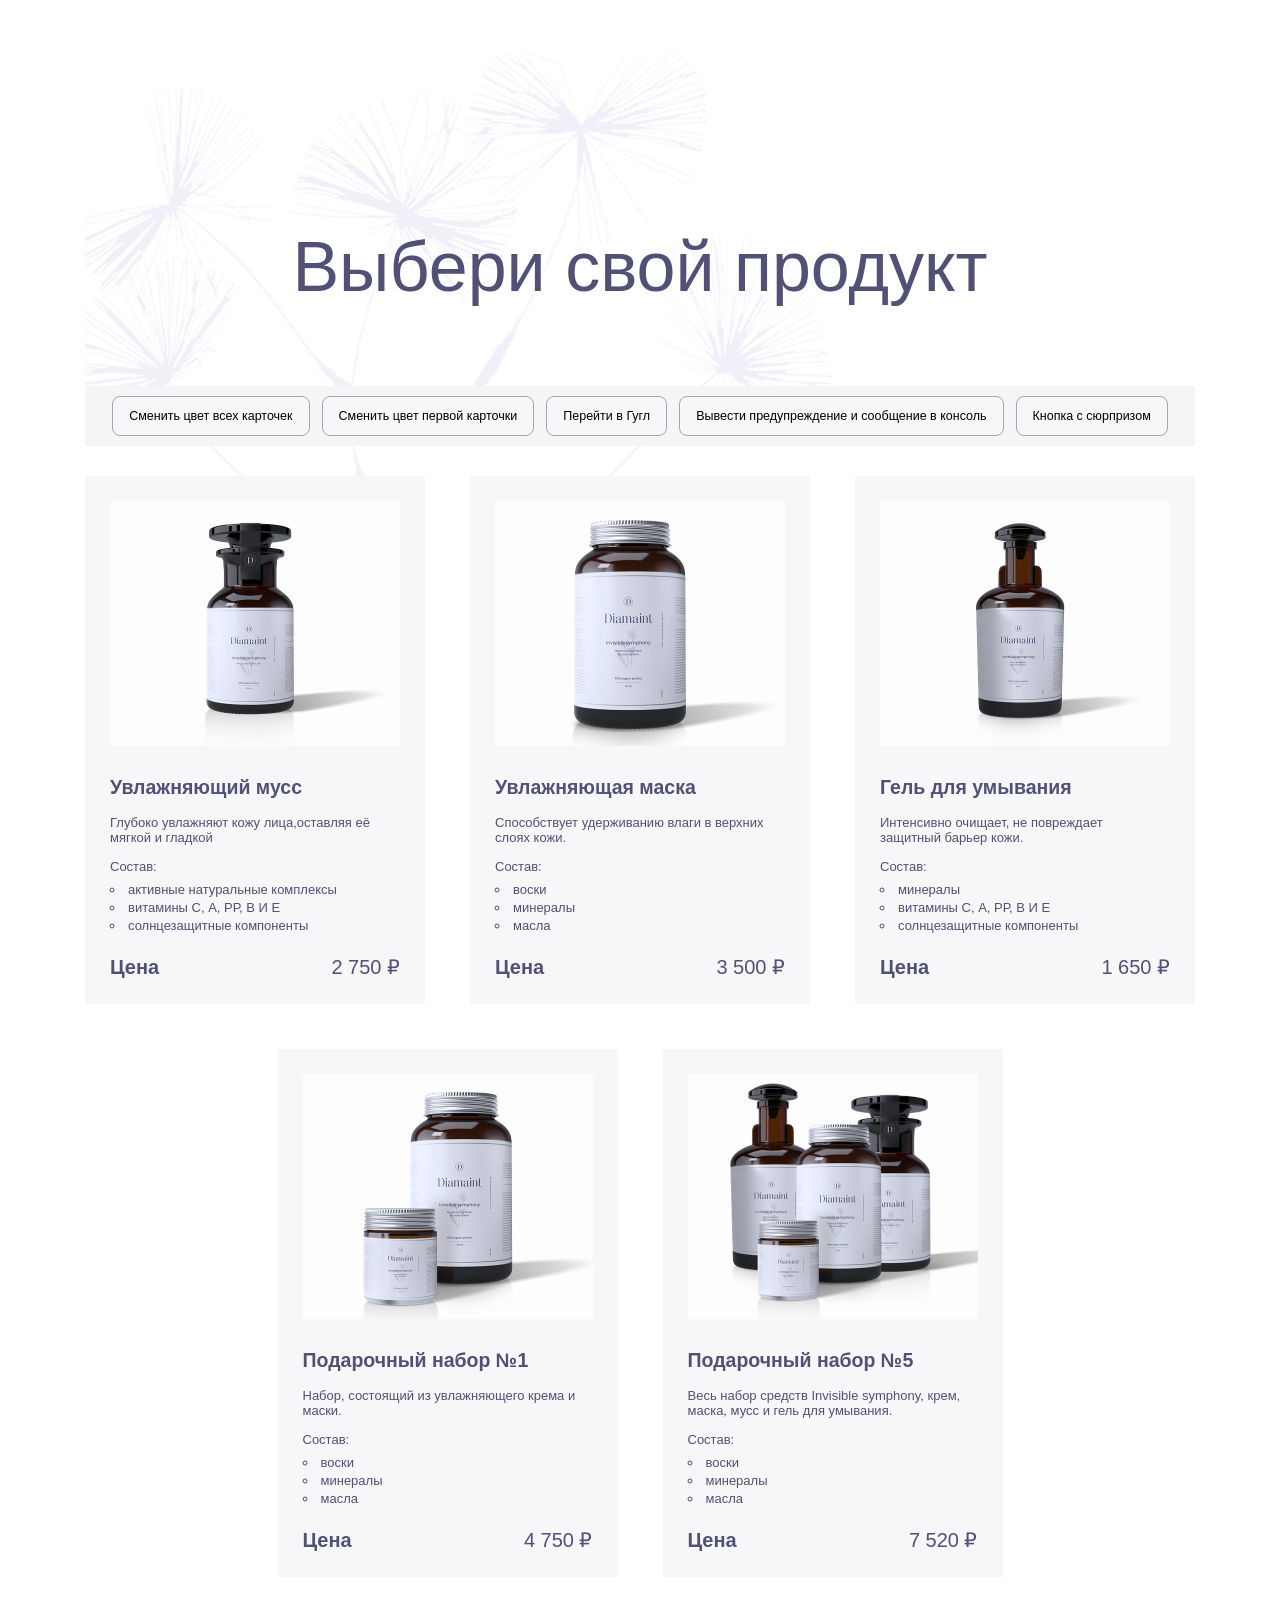
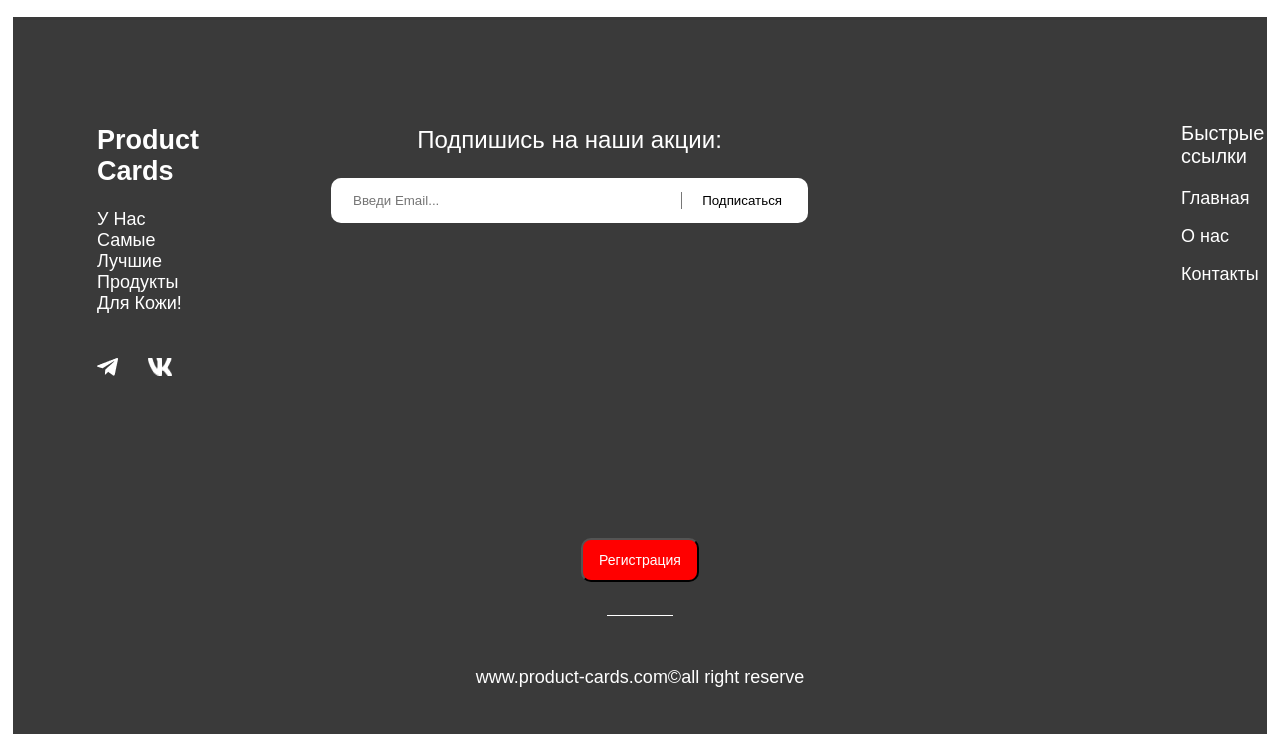
<file: index.html>
<!doctype html>
<html lang="en">
    <head>
        <meta charset="UTF-8" />
        <meta name="viewport" content="width=device-width, initial-scale=1.0" />
        <title>Product</title>
        <link rel="stylesheet" href="style.css" />
        <script type="module" src="main.js"></script>
    </head>
    <body>
        <main class="main">
            <div class="container catalog__container">
                <h1 class="title catalog__title">Выбери свой продукт</h1>
                <div class="catalog__buttons">
                    <button id="change-color-all-card">
                        Сменить цвет всех карточек
                    </button>
                    <button id="changeFirstCard">
                        Сменить цвет первой карточки
                    </button>
                    <button id="goto-google">Перейти в Гугл</button>
                    <button id="output-console-log">
                        Вывести предупреждение и сообщение в консоль
                    </button>
                    <button id="buttonChanger">Кнопка с сюрпризом</button>
                </div>
                <ul class="products clear-list"></ul>
                <template id="card-template">
                    <li class="product__item card">
                        <img src="" alt="" class="card__image" />
                        <span class="card__category"></span>
                        <h2 class="card__name"></h2>
                        <p class="card__description"></p>
                        <div class="card__compound compound">
                            <span class="compound__name">Состав:</span>
                            <ul class="compound__list">
                                <li class="li-1"></li>
                                <li class="li-2"></li>
                                <li class="li-3"></li>
                            </ul>
                        </div>
                        <div class="card__price">
                            <b>Цена</b>
                            <span class="card__price-value"></span>
                        </div>
                    </li>
                </template>
            </div>
        </main>
        <footer class="footer__container">
            <div class="footer__columns">
                <div class="footer__column-first">
                    <div class="footer__product-introduction">
                        <h2>Product Cards</h2>
                        <p>У Нас Самые Лучшие Продукты Для Кожи!</p>
                    </div>
                    <div class="product__icon">
                        <img src="/images/telegramIcon.png" alt="Telegram" />
                        <img src="/images/vkontakteIcon.png" alt="VK" />
                    </div>
                </div>
                <div class="footer__column-second">
                    <p class="footer__text">Подпишись на наши акции:</p>
                    <form class="footer__form" id="footer__submit-form">
                        <input
                            type="email"
                            name="email"
                            class="footer__input"
                            placeholder="Введи Email..."
                            required
                        />
                        <button type="submit" class="footer__submit">
                            Подписаться
                        </button>
                    </form>
                </div>
                <div class="footer__column-third">
                    <p class="footer__link-help">Быстрые ссылки</p>
                    <nav>
                        <ul class="footer__menu">
                            <li><a href="#">Главная</a></li>
                            <li><a href="#">О нас</a></li>
                            <li><a href="#">Контакты</a></li>
                        </ul>
                    </nav>
                </div>
            </div>
            <div class="footer__column-last">
                <button
                    type="button"
                    class="footer__registration"
                    id="footer__button-open">
                    Регистрация
                </button>
                <div class="overlay" id="modalWindow">
                    <div class="modal">
                        <form
                            class="registration__form"
                            id="registration__submit-form"
                        >
                            <label>
                                <input
                                    type="text"
                                    name="name"
                                    class="registration__name"
                                    pattern="^[a-zA-Zа-яА-ЯЁё]+$"
                                    placeholder="пример: Медер"
                                    data-error-message="Разрешены символы латиницы,
                                    кириллицы."
                                    aria-describedby="name-error"
                                    required
                                />
                            </label>
                            <label>
                                <input
                                    type="text"
                                    name="surname"
                                    class="registration__surname"
                                    pattern="^[a-zA-Zа-яА-ЯЁё]+$"
                                    placeholder="пример: Исаков"
                                    data-error-message="Разрешены символы латиницы,
                                    кириллицы."
                                    aria-describedby="surname-error"
                                    required
                                />
                            </label>
                            <label class="footer__label-dateOfBirth">
                                Введите дату рождения
                                <input
                                    type="date"
                                    id="dateOfBirth"
                                    name="dateOfBirth"
                                    class="registration__dateOfBirth"
                                    min="1900-01-01"
                                    max="2026-12-31"
                                    required
                                />
                            </label>
                            <label>
                                <input
                                    type="text"
                                    name="login"
                                    class="registration__login"
                                    pattern="^[a-zA-Z0-9_\-]+$"
                                    placeholder="пример: Isakov"
                                    data-error-message="Разрешены символы латиницы,
                                    цифры,тире и нижнее подчеркивание"
                                    minlength="1"
                                    maxlength="10"
                                    aria-describedby="login-error"
                                    required
                                />
                            </label>
                            <input
                                type="password"
                                name="password"
                                class="registration__password"
                                placeholder="Введите ваш пароль"
                                pattern="^\S{8,20}$"
                                data-error-message="Минимум 8 символов,пробелы запрещены!"
                                required
                            />
                            <input
                                type="password"
                                name="passwordConfirm"
                                class="registration__password-confirm"
                                placeholder="Подтвердите ваш пароль"
                                required
                            />
                            <button type="submit">Зарегистрироваться</button>
                        </form>
                        <button
                            type="button"
                            class="registration__button-close"
                            id="footer__button-close"
                        >
                            <span aria-hidden="true">&times;</span>
                        </button>
                    </div>
                </div>
                <img src="/images/lineIcon.png" alt="line_Icon" />
                <p>www.product-cards.com©all right reserve</p>
            </div>
        </footer>
    </body>
</html>
</file>
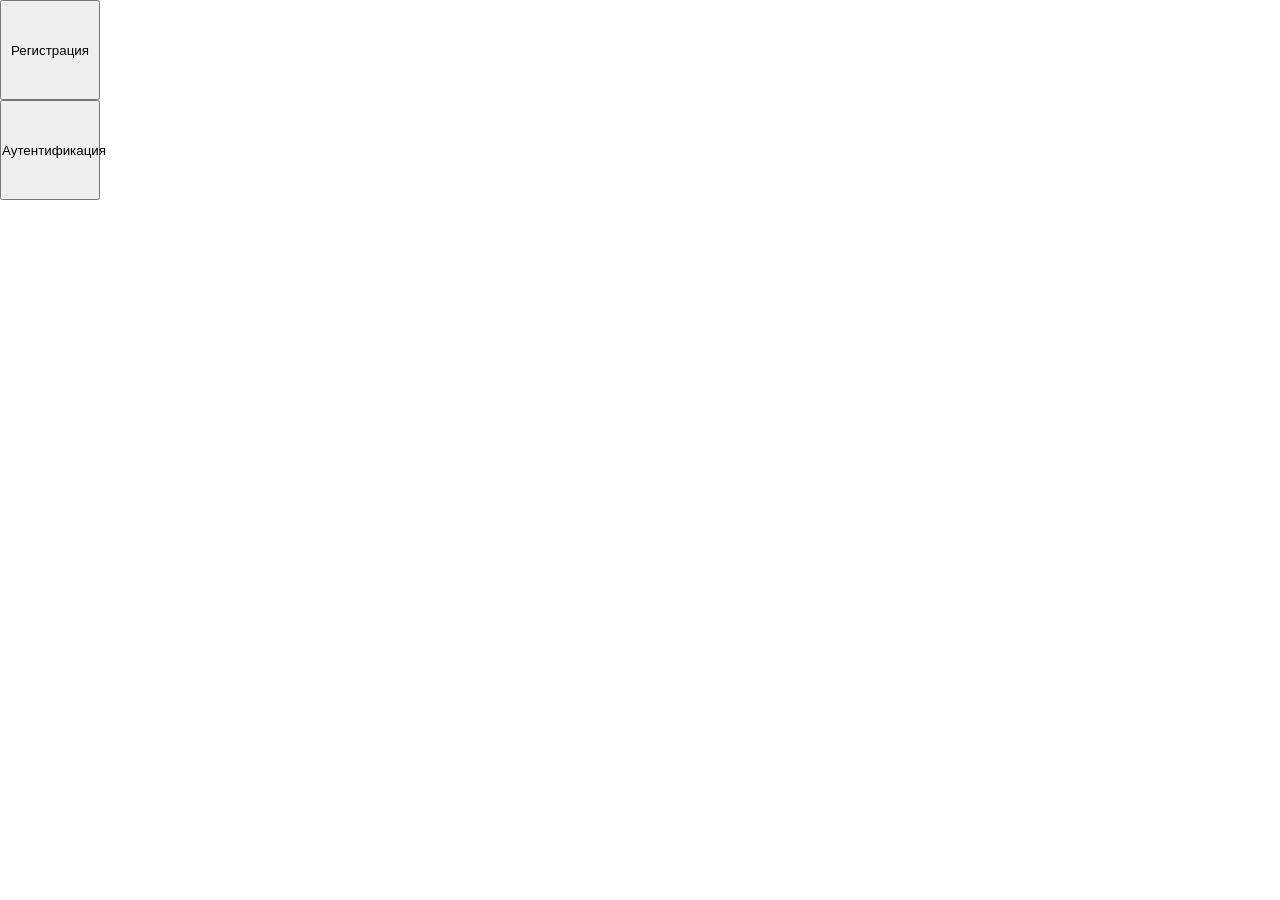
<file: homework-14/index.html>
<!doctype html>
<html lang="en">
    <head>
        <meta charset="UTF-8" />
        <meta name="viewport" content="width=device-width, initial-scale=1.0" />
        <title>Document</title>
        <link rel="stylesheet" href="style.css" />
    </head>
    <body>
        <div class="overlay" id="overlay"></div>

        <button class="button" id="registration-button">Регистрация</button>
        <button class="button" id="auth-button">Аутентификация</button>

        <div id="registration-modal" class="modal">
            <button id="modal-close-button" class="modal-close-button">
                X
            </button>
            <h1>Регистрация</h1>
            <span>Пароль</span>
            <span>Повторите пароль</span>
            <span>Логин</span>
            <span>Почта</span>
        </div>

        <div id="auth-modal" class="modal">
            <button id="modal-close-button" class="modal-close-button">
                X
            </button>
            <h1>Аутентификация</h1>
            <p>Логин</p>
            <p>Пароль</p>
        </div>

        <script type="module" src="script.js"></script>
    </body>
</html>
</file>
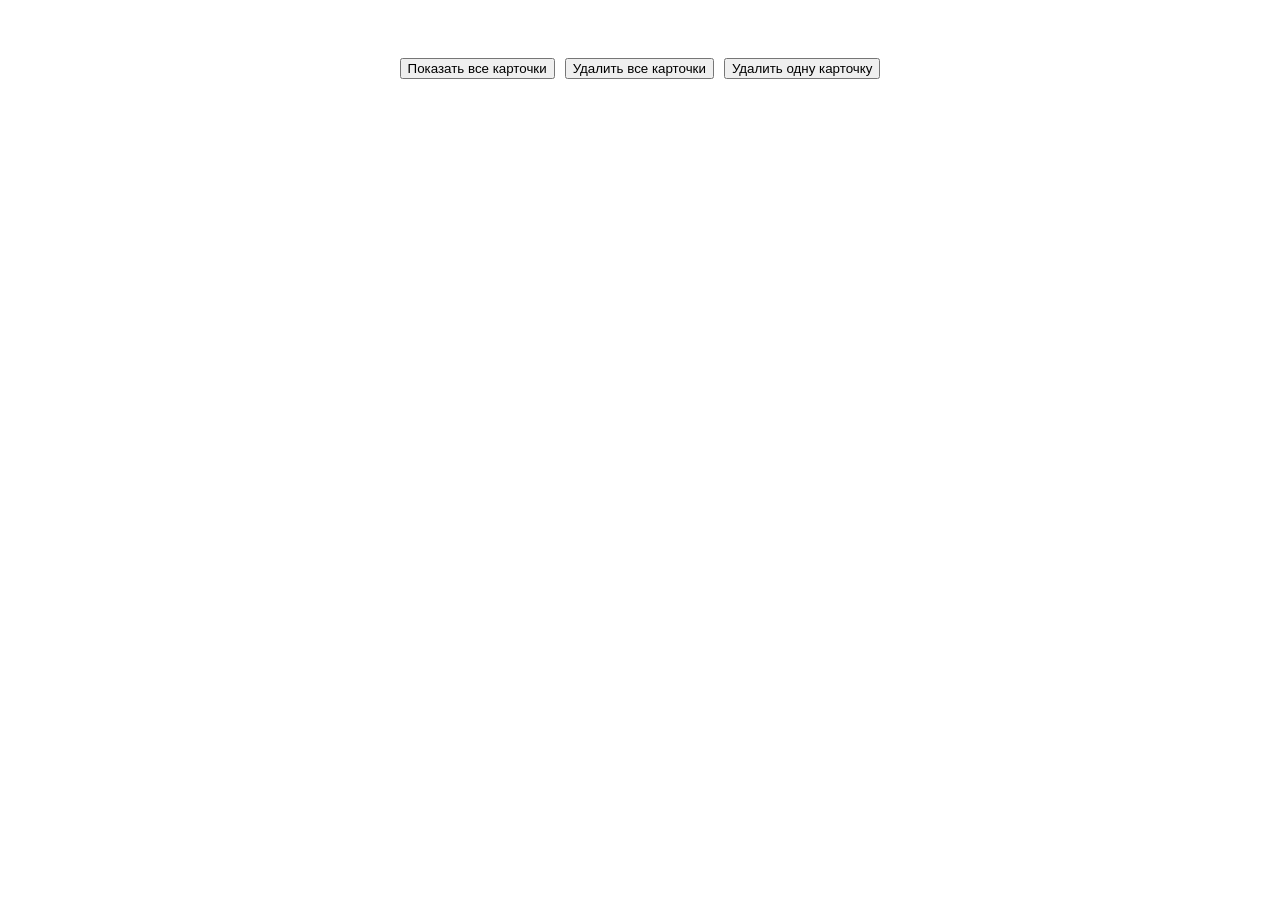
<file: homework-15/async.html>
<!DOCTYPE html>
<html lang="ru">
<head>
    <meta charset="UTF-8">
    <title>Загрузка данных</title>
    <link rel="stylesheet" href="main.css">
</head>
<body>
    <div id="storage-info" class="storage-info"></div>
    <main class = "main">
        <div class="catalog__container" id="catalog__container">
            <div class="catalog__buttons">
                <button id="show-all-cards-btn">
                    Показать все карточки
                </button>
                <button id="remove-all-cards-btn">
                    Удалить все карточки
                </button>
                <button id="remove-card-btn">
                    Удалить одну карточку
                </button>
            </div>
            <div class="products clear-list"></div>
        </div>
    </main>

    <template id="card-template">
        <ul class = "product__item">
            <li class="card__id"></li>
            <li class="card__name"></li>
            <li class="card__surname"></li>
            <li class="card__email"></li>
            <li class="card__age"></li>
        </ul>
    </template>
    
    <script type="module" src="async.js"></script>

    </div>
</body>
</html>
</file>
<file: style.css>
*,
*::before,
*::after {
    box-sizing: border-box;
}

body {
    font-family: Arial, sans-serif;
    font-size: 13px;
    color: #515076;
}

.container {
    width: 1110px;
    margin: 0 auto;
}

.products {
    display: flex;
    flex-wrap: wrap;
    justify-content: center;
    gap: 45px;
    box-sizing: border-box;
}

.product__item {
    width: 340px;
}

.card {
    background-color: #f7f7fa;
    padding: 25px;
}

.card__image {
    display: block;
    width: 290px;
    margin-bottom: 30px;
}

.card__description {
    color: #515076;
    width: 287px;
}

.card__category {
    display: block;
    font-size: 13px;
    line-height: 18px;
    color: #a5a3b9;
    text-transform: uppercase;
}

.card__price {
    display: flex;
    justify-content: space-between;
    align-items: center;
    margin-top: 20px;
    color: #515076;
    font-size: 20px;
    line-height: 24px;
}

.card__compound {
    margin-bottom: 20px;
}

.clear-list {
    list-style: none;
    margin: 0;
    padding: 0;
}
.title {
    font-size: 70px;
    font-weight: 400;
    line-height: 78px;
    margin: 0;
    text-align: center;
    margin-bottom: 40px;
}

.compound {
    font-size: 13px;
    line-height: 18px;
    width: 252px;
}
.compound__list {
    margin: 0;
    padding-left: 0;
    list-style-position: inside;
}

.compound__name {
    display: block;
    margin-bottom: 5px;
}

.catalog__container {
    background-image: url(../images/bg.png);
    background-repeat: no-repeat;
    background-position: 0 0;
    padding-top: 170px;
}

.catalog__title {
    margin-top: 50px;
    margin-bottom: 80px;
}

.catalog__buttons {
    display: flex;
    justify-content: center;
    flex-wrap: wrap;
    gap: 12px;
    margin-bottom: 30px;
    background-color: whitesmoke;
    padding: 10px 18px;
}

.catalog__buttons button {
    background-color: #f7f7fa;
    cursor: pointer;
    border: 1px solid #a5a3b9;
    border-radius: 8px;
    padding: 12px 16px;
    font-size: 12.5px;
}

.catalog__buttons button.active {
    background-color: blue;
}

.footer__container {
    background-color: #3a3a3a;
    color: #ffffff;
    display: flex;
    margin: 5px;
    flex-direction: column;
    font-size: 18px;
    justify-content: center;
    margin-top: 40px;
}

.footer__columns {
    display: flex;
    justify-content: space-around;
    margin-top: 85px;
}

.footer__column-first {
    width: 409px;
    margin-left: 84px;
    margin-right: 132px;
}

.footer__column-second {
    width: 477px;
}

.footer__column-third {
    display: flex;
    flex-direction: column;
    margin-left: 373px;
    width: 178px;
    height: 147px;
    margin-right: 75px;
}

.footer__menu {
    display: flex;
    flex-direction: column;
    list-style: none;
    margin: 0;
    padding: 0;
    gap: 17px;
}

.footer__menu a {
    color: white;
    text-decoration: none;
}

.footer__column-last {
    display: flex;
    flex-direction: column;
    margin-top: 162px;
    gap: 33px;
    align-items: center;
    margin-bottom: 28px;
}

.footer__product-introduction {
    gap: 16px;
}

.product__icon {
    display: flex;
    flex-direction: row;
    margin-top: 44px;
    gap: 30px;
}

.footer__text {
    text-align: center;
    font-size: 24px;
}

.footer__form {
    display: flex;
    box-sizing: border-box;
    background-color: #fff;
    align-items: center;
    border-radius: 10px;
    margin-top: 13px;
    justify-content: space-between;
    padding: 14px 20px;
    width: 477px;
}

.footer__input {
    border: none;
    outline: none;
    color: #000000bf;
}

.footer__submit {
    border: none;
    background: transparent;
    border-left: 1px solid #777777;
    padding-left: 20px;
    white-space: nowrap;
}

.footer__link-help {
    font-size: 20px;
}

.linkHelp-gap {
    gap: 23px;
}

.footer__registration {
    padding: 12px 16px;
    border-radius: 10px;
    background-color: red;
    font-size: 14px;
    color: white;
}


.modal {
    position: relative;
    background-color: orange;
    padding: 20px;
    border-radius: 10px;
    border: 2px solid white;
}

.overlay {
    display: none;
    position: fixed;
    top: 0;
    left: 0;
    width: 100%;
    height: 100%;
    align-items: center;
    justify-content: center;
    background-color: rgba(0, 0, 0, 0.5); /* Затемнение фона */
}

.overlay.active {
    display: flex;
}

.footer__label-dateOfBirth {
    background-color: #fff;
    text-align: left;
    padding: 7px 35px;
    border-radius: 10px;
    color: gray;
    font-size: 13px;
    border: 1px solid white;
}

.footer__dateOfBirth {
    text-align: left;
}

.registration__form {
    display: flex;
    gap: 15px;
    flex-direction: column;
    align-items: center;
    border-radius: 10px;
    margin-top: 13px;
    box-sizing: border-box;
    padding: 14px 20px;
}

.registration__form input {
    padding: 4px 20px;
    border: solid white;
    border-radius: 10px;
    outline: none;
    color: #000000bf;
}

.registration__form button {
    margin-top: 18px;
    padding: 8px 20px;
    border: 1px solid gray;
    border-radius: 10px;
    outline: none;
    color: #000000bf;
}

.registration__button-close {
    position: absolute;
    top: 10px;
    right: 10px;
}
</file>
<file: homework-14/style.css>
* {
    margin: 0;
    padding: 0;
}

.button {
    display: block;
    width: 100px;
    height: 100px;
}

.modal-close-button {
    display: block;
    position: absolute;
    top: 10px;
    right: 10px;
    border: none;
    background-color: transparent;
    cursor: pointer;
    padding: 10px;
}

.modal {
    position: absolute;
    display: none;
    top: 50%;
    left: 50%;
    transform: translate(-50%, -50%);
    width: 60rem;
    height: 50rem;
    background-color: #fff;
    border-radius: 20px;
}

.modal-showed {
    display: block;
}

.overlay {
    width: 100%;
    height: 100%;
    position: absolute;
    display: none;
    background-color: rgb(0, 0, 0, 0.6);
}

.overlay-showed {
    display: block;
}
</file>
<file: homework-15/main.css>
*,
*::before,
*::after {
    box-sizing: border-box;
}

body {
    font-family: Arial, sans-serif;
    font-size: 13px;
    color: #515076;
}

.storage-info {
    font-size: 18px;
    color: blue;
    text-align: center;
    padding: 25px;
}

.main {
    display: flex;
    justify-content: center;
}

.catalog__container {
    width: 1110px;
    display: flex;
    flex-direction: column;
    gap: 20px;
}

.catalog__buttons {
    display: flex;
    justify-content: center;
    gap: 10px;
}

.products {
    list-style-type: none;
    padding: 0;
    display: flex;
    justify-content: center;
    flex-wrap: wrap;
    gap: 20px;
    margin: 0 auto;
}

/* 2. Настраиваем каждую отдельную карточку */
.product__item {
    width: 340px;
    background-color: #f7f7fa;
    box-sizing: border-box;
    padding: 25px;
    list-style: none;
    display: flex;
    flex-direction: column;
    gap: 8px;
}
</file>
